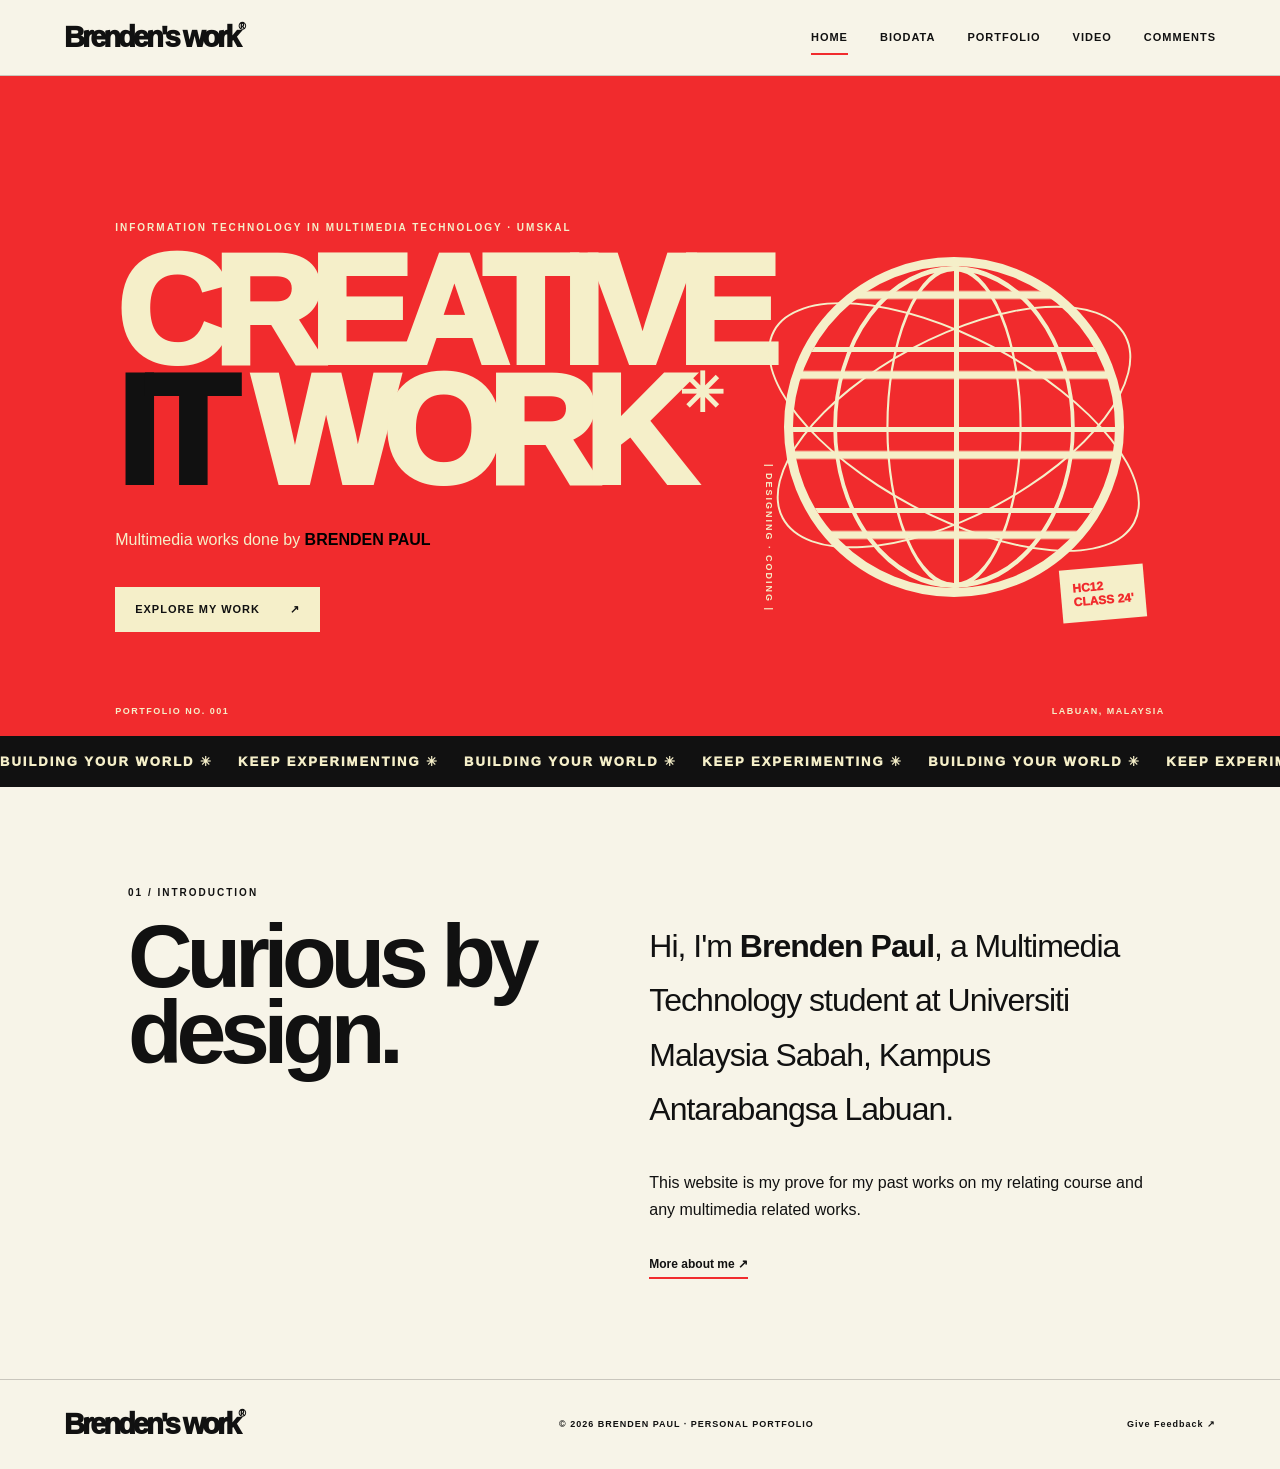
<file: index.html>
<!DOCTYPE html>
<html lang="en">

<head>
  <!-- Website character encoding -->
  <meta charset="UTF-8">

  <!-- Makes the website responsive on phones and tablets -->
  <meta name="viewport" content="width=device-width, initial-scale=1.0">

  <!-- EDIT HERE: Website description for search engines -->
  <meta name="description" content="Brenden Paul's multimedia technology portfolio.">

  <!-- EDIT HERE: Text displayed on the browser tab -->
  <title>Brenden Paul — Creative Portfolio</title>

  <!-- Connect the external CSS design file -->
  <link rel="stylesheet" href="css/style.css">

  <!-- Connect JavaScript; defer waits until HTML is parsed -->
  <script defer src="js/main.js"></script>
</head>

<body>

<!-- ========================================
     HEADER AND NAVIGATION
     Appears at the top of every webpage
======================================== -->

<header class="site-header">

  <!-- EDIT HERE: BP is your website logo -->
  <a class="wordmark" href="index.html">Brenden's work<span>®</span></a>

  <!-- Mobile navigation button -->
  <button class="menu-toggle" aria-label="Toggle navigation">☰</button>

  <!-- Navigation links: change href to change destination -->
  <nav class="nav">

    <a class="active" href="index.html">Home</a>
    <a href="biodata.html">Biodata</a>
    <a href="portfolio.html">Portfolio</a>
    <a href="video.html">Video</a>
    <a href="comments.html">Comments</a>

  </nav>

</header>


<main>

<!-- ========================================
     HERO SECTION
     Main homepage introduction
======================================== -->

<section class="hero">

  <div class="hero-copy">

    <!-- EDIT HERE: Small text above the main heading -->
    <p class="eyebrow">
      INFORMATION TECHNOLOGY IN MULTIMEDIA TECHNOLOGY · UMSKAL
    </p>

    <!-- EDIT HERE: Main homepage heading -->
    <h1>
      CREATIVE<br>
      <span>IT</span> WORK<span class="star">✳</span>
    </h1>

    <!-- EDIT HERE: Short personal introduction -->
    <p class="intro">
      Multimedia works done by <strong style="color: black;">BRENDEN PAUL</strong>
    </p>

    <!-- Button linking to the portfolio page -->
    <a class="button" href="portfolio.html">
      Explore my work <b>↗</b>
    </a>

  </div>


  <!-- Decorative globe illustration made with CSS -->
  <div class="hero-art" aria-label="Abstract retro globe artwork">

    <!-- Decorative orbit lines -->
    <div class="orbit orbit-one"></div>
    <div class="orbit orbit-two"></div>

    <!-- Globe illustration -->
    <div class="globe">

      <!-- Horizontal and vertical globe lines -->
      <i></i>
      <i></i>
      <i></i>
      <i></i>
      <i></i>

    </div>

    <!-- Small decorative label -->
    <span class="art-stamp">
      HC12<br>
      CLASS 24'
    </span>

    <!-- Vertical decorative text -->
    <span class="side-note">
      | DESIGNING · CODING |
    </span>

  </div>


  <!-- Small information at the bottom of the hero section -->
  <div class="hero-index">

    <!-- EDIT HERE: Portfolio number -->
    PORTFOLIO NO. 001

    <!-- EDIT HERE: Your location -->
    <span>LABUAN, MALAYSIA</span>

  </div>

</section>


<!-- ========================================
     MOVING TEXT / TICKER
     Animation controlled by CSS
======================================== -->


<!-- =================================
     INFINITE SEAMLESS TICKER
================================= -->

<section class="ticker">

  <div class="ticker-track">

    <!-- FIRST GROUP -->
    <div class="ticker-content">
      <span>BUILDING YOUR WORLD ✳</span>
      <span>KEEP EXPERIMENTING ✳</span>
      <span>BUILDING YOUR WORLD ✳</span>
      <span>KEEP EXPERIMENTING ✳</span>
      <span>BUILDING YOUR WORLD ✳</span>
      <span>KEEP EXPERIMENTING ✳</span>
      <span>BUILDING YOUR WORLD ✳</span>
      <span>KEEP EXPERIMENTING ✳</span>
    </div>

    <!-- EXACT DUPLICATE -->
    <div class="ticker-content" aria-hidden="true">
      <span>BUILDING YOUR WORLD ✳</span>
      <span>KEEP EXPERIMENTING ✳</span>
      <span>BUILDING YOUR WORLD ✳</span>
      <span>KEEP EXPERIMENTING ✳</span>
      <span>BUILDING YOUR WORLD ✳</span>
      <span>KEEP EXPERIMENTING ✳</span>
      <span>BUILDING YOUR WORLD ✳</span>
      <span>KEEP EXPERIMENTING ✳</span>
    </div>

  </div>

</section>



<!-- ========================================
     PERSONAL INTRODUCTION
======================================== -->

<section class="intro-grid section-pad">

  <div>

    <p class="eyebrow">01 / INTRODUCTION</p>

    <!-- EDIT HERE: Introduction heading -->
    <h2>Curious by<br>design.</h2>

  </div>


  <div>

    <!-- EDIT HERE: Change your name and introduction -->
    <p class="large-copy">
      Hi, I'm <strong>Brenden Paul</strong>, a Multimedia Technology student at Universiti Malaysia Sabah, Kampus Antarabangsa Labuan.
    </p>

    <!-- EDIT HERE: Describe your personal interests -->
    <p>
      This website is my prove for my past works on my relating course and any multimedia related works.
    </p>

    <!-- Link to your biodata -->
    <a class="text-link" href="biodata.html">
      More about me ↗
    </a>

  </div>

</section>

<!--here maybe-->

<!-- ========================================
     FOOTER
     Appears at the bottom of the page
======================================== -->

<footer>

  <!-- Footer logo -->
  <a class="wordmark" href="index.html">Brenden's work<span>®</span></a>

  <!-- EDIT HERE: Copyright information -->
  <p>© 2026 BRENDEN PAUL · PERSONAL PORTFOLIO</p>

  <!-- Contact page link -->
  <a href="comments.html">Give Feedback ↗</a>

</footer>

</body>
</html>
</file>
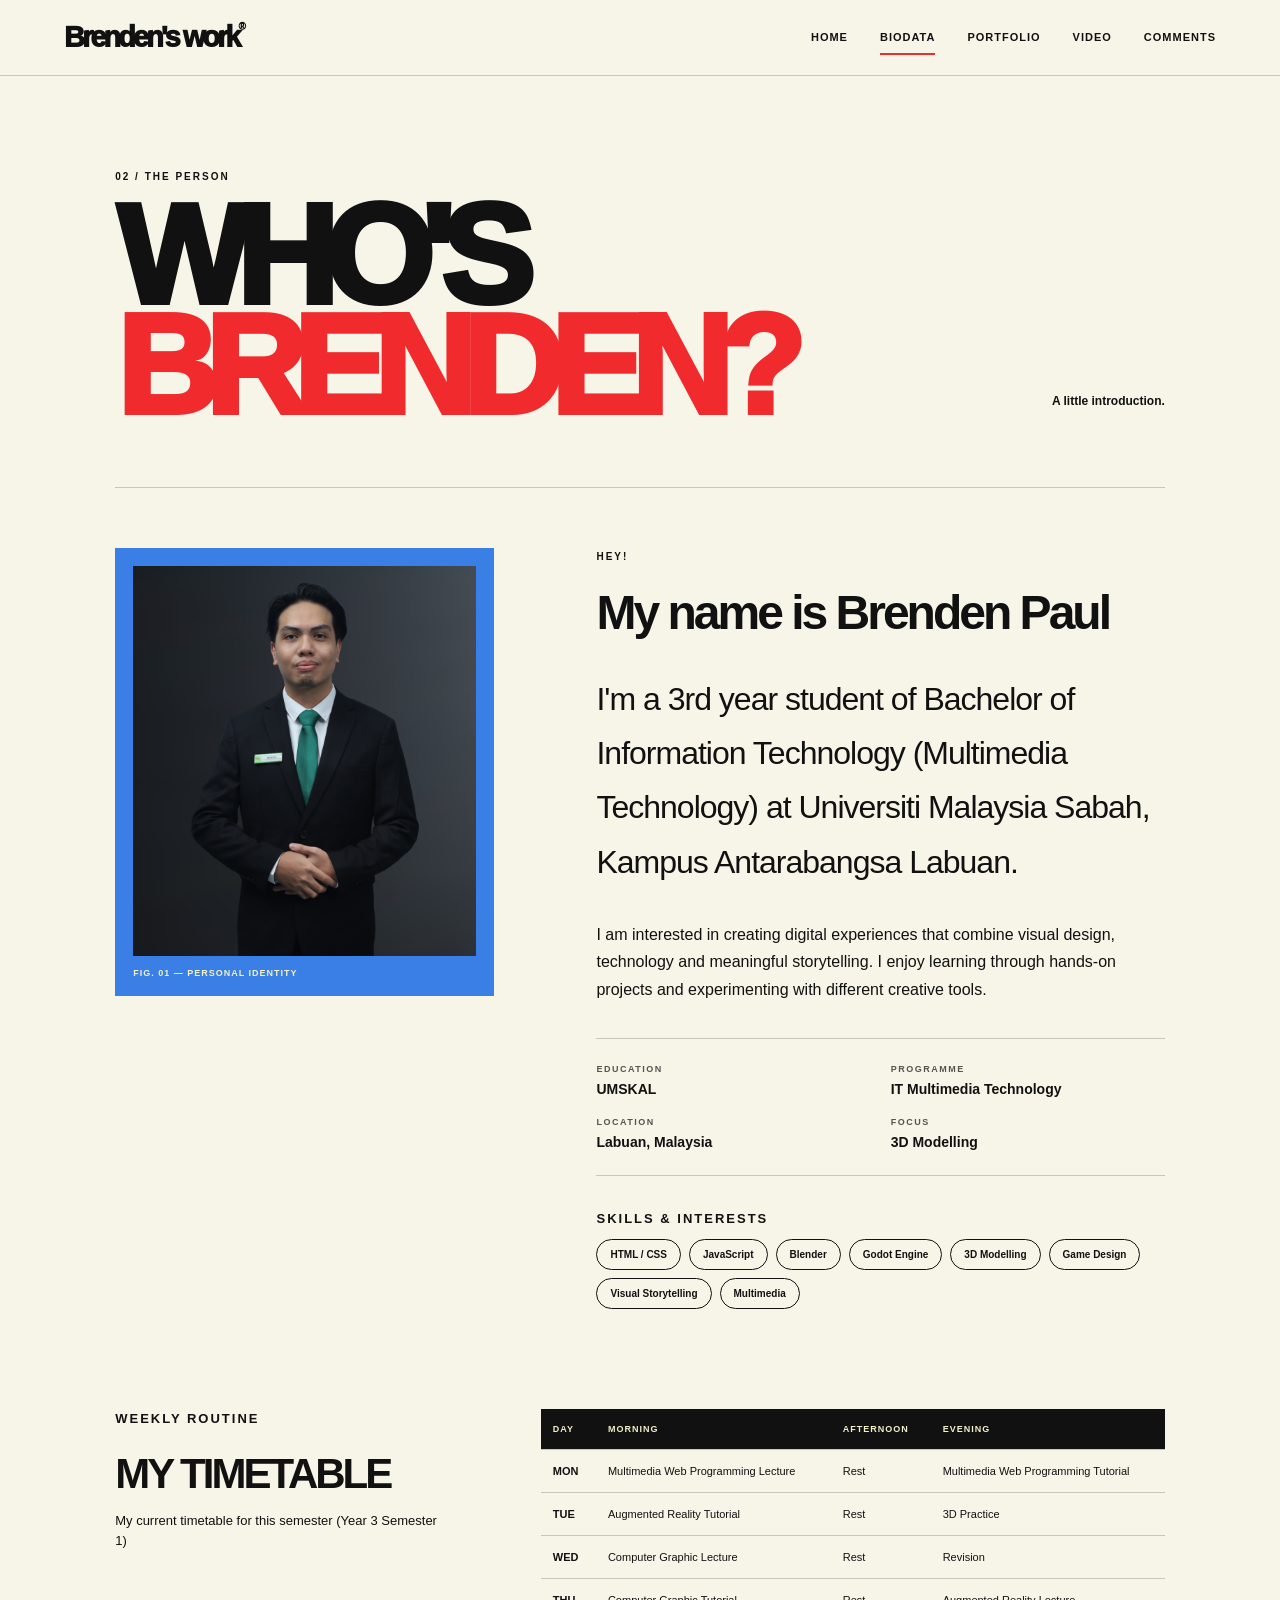
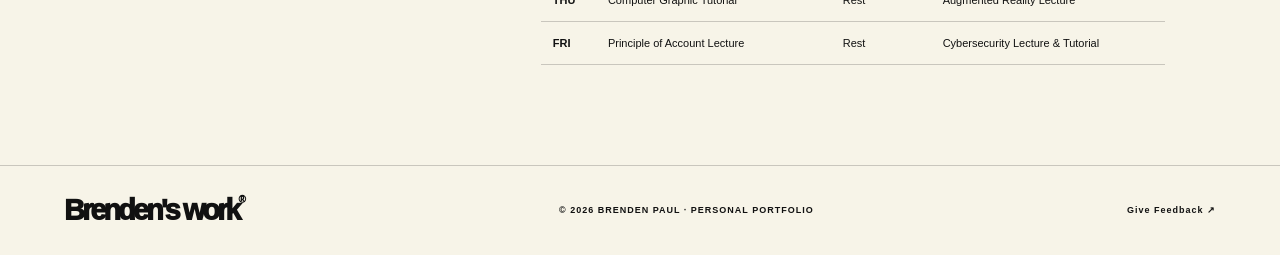
<file: biodata.html>
<!DOCTYPE html>
<html lang="en">

<head>

  <!-- Basic webpage settings -->
  <meta charset="UTF-8">
  <meta name="viewport" content="width=device-width, initial-scale=1.0">

  <!-- Browser tab title -->
  <title>Biodata — Brenden Paul</title>

  <!-- Connect CSS and JavaScript -->
  <link rel="stylesheet" href="css/style.css">
  <script defer src="js/main.js"></script>

</head>

<body>

<!-- HEADER -->
<header class="site-header">

  <a class="wordmark" href="index.html">Brenden's work<span>®</span></a>

  <!-- Mobile menu button -->
  <button class="menu-toggle" aria-label="Toggle navigation">☰</button>

  <!-- Website navigation -->
  <nav class="nav">
    <a href="index.html">Home</a>
    <a class="active" href="biodata.html">Biodata</a>
    <a href="portfolio.html">Portfolio</a>
    <a href="video.html">Video</a>
    <a href="comments.html">Comments</a>
  </nav>

</header>


<main class="inner-page">

  <!-- =====================================
       PAGE TITLE
  ====================================== -->

  <div class="page-heading">

    <p class="eyebrow">02 / THE PERSON</p>

    <h1>
      WHO'S<br>
      <span>BRENDEN?</span>
    </h1>

    <!-- Small text beside the heading -->
    <p class="heading-aside">
      A little introduction.
    </p>

  </div>


  <!-- =====================================
       PERSONAL INFORMATION
  ====================================== -->

  <section class="bio-layout">

    <!-- PROFILE PHOTO -->
    <div class="portrait-card">

      <!-- EDIT HERE:
           Replace this placeholder with your photo.
           Put your image inside the assets folder.
      -->

      <img src="assets/profile.jpg" alt="Brenden Paul" class="portrait">


      <p class="card-caption">
        FIG. 01 — PERSONAL IDENTITY
      </p>

    </div>


    <!-- BIODATA CONTENT -->
    <div class="bio-content">

      <p class="eyebrow">HEY!</p>

      <!-- EDIT HERE: Your name -->
      <h2>My name is Brenden Paul</h2>

      <!-- EDIT HERE: Personal introduction -->
      <p class="large-copy">
        I'm a 3rd year student of Bachelor of Information Technology (Multimedia Technology) at Universiti Malaysia Sabah, Kampus Antarabangsa Labuan.
      </p>

      <!-- EDIT HERE: Additional information about yourself -->
      <p>
        I am interested in creating digital experiences that combine visual design, technology and meaningful storytelling. I enjoy learning through hands-on projects and experimenting with different creative tools.
      </p>


      <!-- =================================
           PERSONAL DATA
      ================================== -->

      <div class="data-grid">

        <div>
          <small>EDUCATION</small>
          <strong>UMSKAL</strong>
        </div>

        <div>
          <small>PROGRAMME</small>
          <strong>IT Multimedia Technology</strong>
        </div>

        <div>
          <small>LOCATION</small>
          <strong>Labuan, Malaysia</strong>
        </div>

        <div>
          <small>FOCUS</small>
          <strong>3D Modelling</strong>
        </div>

      </div>


      <!-- =================================
           SKILLS AND INTERESTS
      ================================== -->

      <h3>SKILLS & INTERESTS</h3>

      <!-- Add or remove skill tags here -->
      <div class="tags">

        <span>HTML / CSS</span>
        <span>JavaScript</span>
        <span>Blender</span>
        <span>Godot Engine</span>
        <span>3D Modelling</span>
        <span>Game Design</span>
        <span>Visual Storytelling</span>
        <span>Multimedia</span>

      </div>

    </div>

  </section>


  <!-- =====================================
       WEEKLY TIMETABLE
  ====================================== -->

  <section class="timetable">

    <div>

      <p class="eyebrow">WEEKLY ROUTINE</p>

      <h2>MY TIMETABLE</h2>

      <!-- EDIT HERE: Explain your timetable -->
      <p>
        My current timetable for this semester (Year 3 Semester 1)
      </p>

    </div>


    <!-- TABLE CONTAINER -->
    <div class="table-wrap">

      <table>

        <!-- COLUMN HEADINGS -->
        <thead>
          <tr>
            <th>DAY</th>
            <th>MORNING</th>
            <th>AFTERNOON</th>
            <th>EVENING</th>
          </tr>
        </thead>


        <!-- TIMETABLE INFORMATION -->
        <tbody>

          <!-- EDIT HERE: Change each activity -->
          <tr>
            <td>MON</td>
            <td>Multimedia Web Programming Lecture</td>
            <td>Rest</td>
            <td>Multimedia Web Programming Tutorial</td>
          </tr>

          <tr>
            <td>TUE</td>
            <td>Augmented Reality Tutorial</td>
            <td>Rest</td>
            <td>3D Practice</td>
          </tr>

          <tr>
            <td>WED</td>
            <td>Computer Graphic Lecture</td>
            <td>Rest</td>
            <td>Revision</td>
          </tr>

          <tr>
            <td>THU</td>
            <td>Computer Graphic Tutorial</td>
            <td>Rest</td>
            <td>Augmented Reality Lecture</td>
          </tr>

          <tr>
            <td>FRI</td>
            <td>Principle of Account Lecture</td>
            <td>Rest</td>
            <td>Cybersecurity Lecture & Tutorial</td>
          </tr>

        </tbody>

      </table>

    </div>

  </section>

</main>


<!-- FOOTER -->
<footer>

  <a class="wordmark" href="index.html">Brenden's work<span>®</span></a>

  <p>© 2026 BRENDEN PAUL · PERSONAL PORTFOLIO</p>

  <a href="comments.html">Give Feedback ↗</a>

</footer>

</body>
</html>
</file>
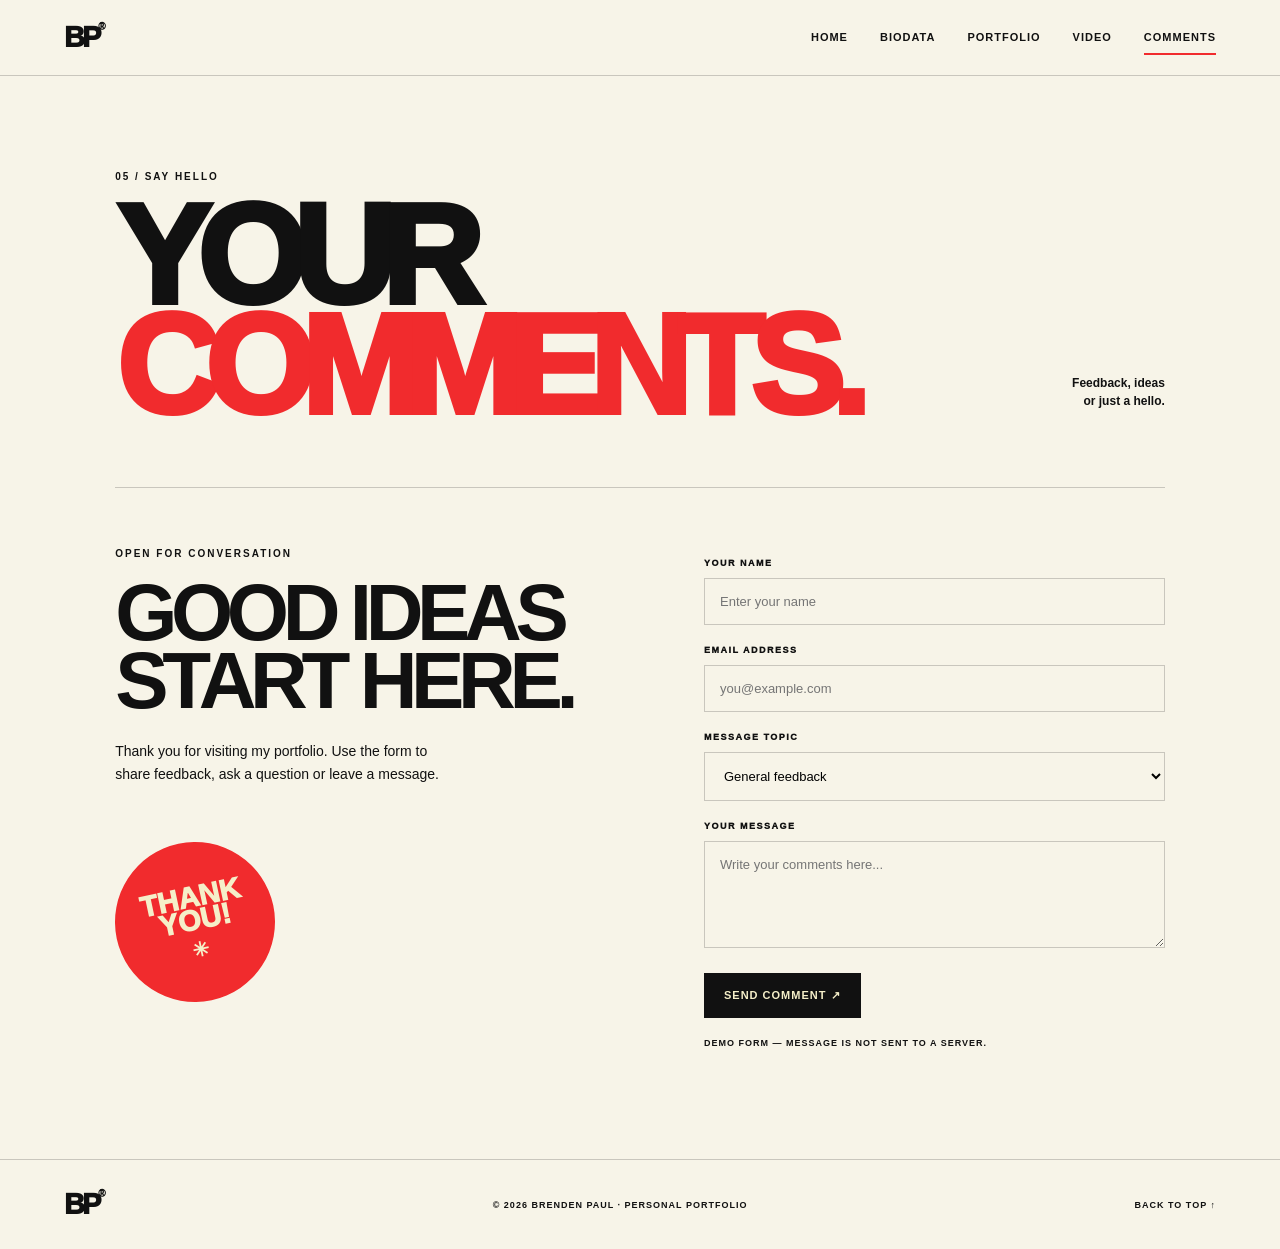
<file: comments.html>
<!DOCTYPE html>
<html lang="en">

<head>

  <!-- Basic webpage settings -->
  <meta charset="UTF-8">
  <meta name="viewport" content="width=device-width, initial-scale=1.0">

  <title>Comments — Brenden Paul</title>

  <!-- External CSS and JavaScript -->
  <link rel="stylesheet" href="css/style.css">
  <script defer src="js/main.js"></script>

</head>

<body>

<!-- HEADER -->
<header class="site-header">

  <a class="wordmark" href="index.html">BP<span>®</span></a>

  <button class="menu-toggle" aria-label="Toggle navigation">☰</button>

  <nav class="nav">
    <a href="index.html">Home</a>
    <a href="biodata.html">Biodata</a>
    <a href="portfolio.html">Portfolio</a>
    <a href="video.html">Video</a>
    <a class="active" href="comments.html">Comments</a>
  </nav>

</header>


<main class="inner-page">

  <!-- PAGE HEADING -->
  <div class="page-heading">

    <p class="eyebrow">05 / SAY HELLO</p>

    <h1>
      YOUR<br>
      <span>COMMENTS.</span>
    </h1>

    <p class="heading-aside">
      Feedback, ideas<br>
      or just a hello.
    </p>

  </div>


  <!-- =====================================
       CONTACT SECTION
  ====================================== -->

  <section class="contact-layout">

    <!-- LEFT SIDE: INTRODUCTION -->
    <div class="contact-copy">

      <p class="eyebrow">OPEN FOR CONVERSATION</p>

      <h2>
        GOOD IDEAS<br>
        START HERE.
      </h2>

      <!-- EDIT HERE: Contact introduction -->
      <p>
        Thank you for visiting my portfolio. Use the form to share feedback, ask a question or leave a message.
      </p>

      <!-- Decorative thank-you graphic -->
      <div class="contact-stamp">
        THANK<br>
        YOU!
        <span>✳</span>
      </div>

    </div>


    <!-- =================================
         COMMENT FORM
         JavaScript handles the submission
    ================================== -->

    <form id="comment-form" class="comment-form">

      <!-- NAME INPUT -->
      <label for="name">YOUR NAME</label>

      <input
        id="name"
        name="name"
        type="text"
        placeholder="Enter your name"
        required
      >


      <!-- EMAIL INPUT -->
      <label for="email">EMAIL ADDRESS</label>

      <input
        id="email"
        name="email"
        type="email"
        placeholder="you@example.com"
        required
      >


      <!-- TOPIC DROPDOWN -->
      <label for="topic">MESSAGE TOPIC</label>

      <select id="topic" name="topic">

        <!-- Add or remove options here -->
        <option>General feedback</option>
        <option>Project enquiry</option>
        <option>Collaboration</option>
        <option>Other</option>

      </select>


      <!-- MESSAGE TEXT AREA -->
      <label for="message">YOUR MESSAGE</label>

      <textarea
        id="message"
        name="message"
        rows="5"
        placeholder="Write your comments here..."
        required
      ></textarea>


      <!-- FORM SUBMIT BUTTON -->
      <button class="button button-dark" type="submit">
        Send comment ↗
      </button>


      <!-- JavaScript updates this message -->
      <p id="form-status" class="form-status" aria-live="polite">
        DEMO FORM — MESSAGE IS NOT SENT TO A SERVER.
      </p>

    </form>

  </section>

</main>


<!-- FOOTER -->
<footer>

  <a class="wordmark" href="index.html">BP<span>®</span></a>

  <p>© 2026 BRENDEN PAUL · PERSONAL PORTFOLIO</p>

  <a href="index.html">BACK TO TOP ↑</a>

</footer>

</body>
</html>
</file>
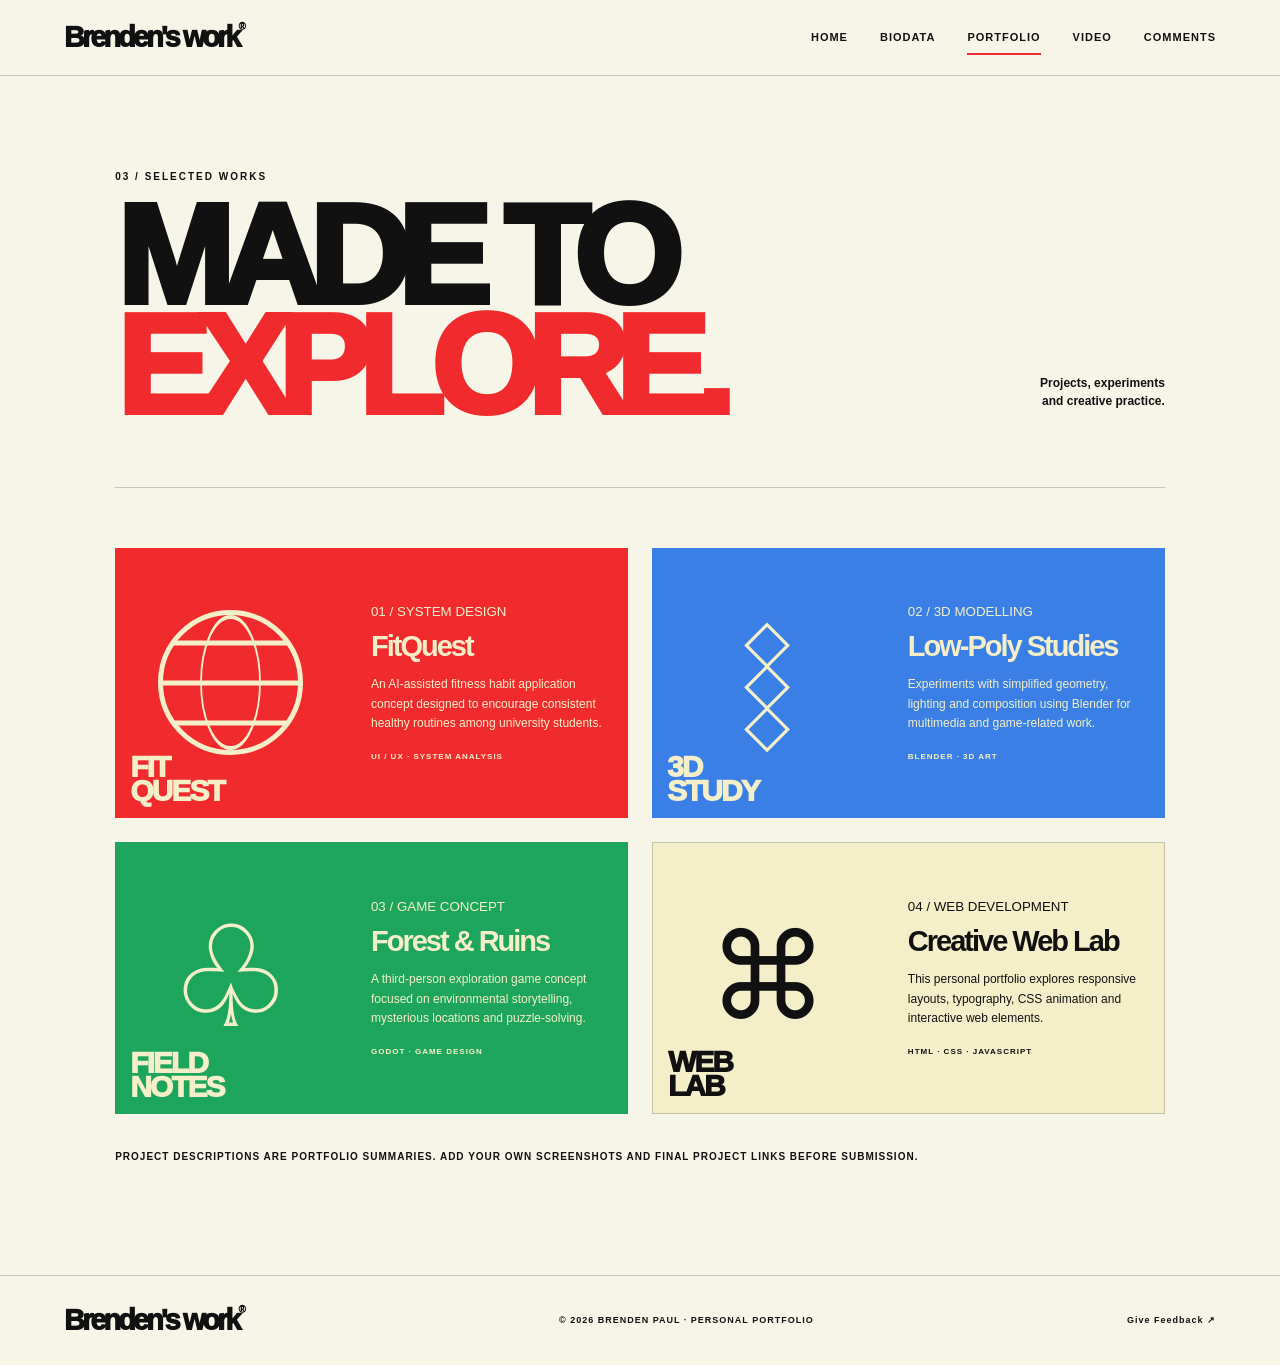
<file: portfolio.html>
<!DOCTYPE html>
<html lang="en">

<head>

  <!-- Basic webpage settings -->
  <meta charset="UTF-8">
  <meta name="viewport" content="width=device-width, initial-scale=1.0">

  <title>Portfolio — Brenden Paul</title>

  <!-- External CSS and JavaScript -->
  <link rel="stylesheet" href="css/style.css">
  <script defer src="js/main.js"></script>

</head>

<body>

<!-- HEADER AND NAVIGATION -->
<header class="site-header">

  <a class="wordmark" href="index.html">Brenden's work<span>®</span></a>

  <button class="menu-toggle" aria-label="Toggle navigation">☰</button>

  <!-- Navigation: active class highlights the current page -->
  <nav class="nav">
    <a href="index.html">Home</a>
    <a href="biodata.html">Biodata</a>
    <a class="active" href="portfolio.html">Portfolio</a>
    <a href="video.html">Video</a>
    <a href="comments.html">Comments</a>
  </nav>

</header>


<main class="inner-page">

  <!-- PAGE HEADING -->
  <div class="page-heading">

    <p class="eyebrow">03 / SELECTED WORKS</p>

    <!-- EDIT HERE: Portfolio heading -->
    <h1>
      MADE TO<br>
      <span>EXPLORE.</span>
    </h1>

    <p class="heading-aside">
      Projects, experiments<br>
      and creative practice.
    </p>

  </div>


  <!-- =====================================
       PROJECT GRID
       Each article represents one project
  ====================================== -->

  <section class="project-grid">


    <!-- PROJECT 1 -->
    <article class="project-card project-red">

      <!-- Decorative project illustration -->
      <div class="project-graphic">

        <div class="mini-globe"></div>

        <span>FIT<br>QUEST</span>

      </div>

      <!-- Project information -->
      <div class="project-info">

        <small>01 / SYSTEM DESIGN</small>

        <!-- EDIT HERE: Project title -->
        <h2>FitQuest</h2>

        <!-- EDIT HERE: Project description -->
        <p>
          An AI-assisted fitness habit application concept designed to encourage consistent healthy routines among university students.
        </p>

        <!-- EDIT HERE: Software or project category -->
        <span class="project-type">
          UI / UX · SYSTEM ANALYSIS
        </span>

      </div>

    </article>


    <!-- PROJECT 2 -->
    <article class="project-card project-blue">

      <div class="project-graphic">

        <div class="cube-stack">
          ◇<br>◇<br>◇
        </div>

        <span>3D<br>STUDY</span>

      </div>

      <div class="project-info">

        <small>02 / 3D MODELLING</small>

        <h2>Low-Poly Studies</h2>

        <p>
          Experiments with simplified geometry, lighting and composition using Blender for multimedia and game-related work.
        </p>

        <span class="project-type">
          BLENDER · 3D ART
        </span>

      </div>

    </article>


    <!-- PROJECT 3 -->
    <article class="project-card project-green">

      <div class="project-graphic">

        <div class="forest-symbol">♧</div>

        <span>FIELD<br>NOTES</span>

      </div>

      <div class="project-info">

        <small>03 / GAME CONCEPT</small>

        <h2>Forest & Ruins</h2>

        <p>
          A third-person exploration game concept focused on environmental storytelling, mysterious locations and puzzle-solving.
        </p>

        <span class="project-type">
          GODOT · GAME DESIGN
        </span>

      </div>

    </article>


    <!-- PROJECT 4 -->
    <article class="project-card project-cream">

      <div class="project-graphic">

        <div class="web-symbol">⌘</div>

        <span>WEB<br>LAB</span>

      </div>

      <div class="project-info">

        <small>04 / WEB DEVELOPMENT</small>

        <h2>Creative Web Lab</h2>

        <p>
          This personal portfolio explores responsive layouts, typography, CSS animation and interactive web elements.
        </p>

        <span class="project-type">
          HTML · CSS · JAVASCRIPT
        </span>

      </div>

    </article>

  </section>


  <!-- Note for portfolio visitors -->
  <p class="portfolio-note">
    PROJECT DESCRIPTIONS ARE PORTFOLIO SUMMARIES. ADD YOUR OWN SCREENSHOTS AND FINAL PROJECT LINKS BEFORE SUBMISSION.
  </p>

</main>


<!-- FOOTER -->
<footer>

  <a class="wordmark" href="index.html">Brenden's work<span>®</span></a>

  <p>© 2026 BRENDEN PAUL · PERSONAL PORTFOLIO</p>

  <a href="comments.html">Give Feedback ↗</a>

</footer>

</body>
</html>
</file>
<file: css/style.css>
/* ==========================================
   1. GLOBAL COLOUR VARIABLES
   These variables control the website theme.
   Change the HEX values to change colours.
========================================== */

:root {

  /* Main Nike-inspired retro colours */
  --red: #f12b2d;
  --blue: #397fe5;
  --green: #1da65b;
  --cream: #f5efc9;

  /* General website colours */
  --ink: #111;
  --paper: #f7f4e8;

  /* Border transparency */
  --line: rgba(17,17,17,.2);

}


/* ==========================================
   2. GENERAL WEBSITE SETTINGS
   Applies to all HTML elements.
========================================== */

/* Includes padding and border in element dimensions */
* {
  box-sizing: border-box;
}

/* Smooth scrolling when clicking page links */
html {
  scroll-behavior: smooth;
}

/* Main body settings */
body {
  margin: 0;
  background: var(--paper);
  color: var(--ink);

  /* EDIT HERE: Change website font */
  font-family: Arial, Helvetica, sans-serif;
}

/* Remove default underline from links */
a {
  color: inherit;
  text-decoration: none;
}


/* ==========================================
   3. HEADER AND NAVIGATION
========================================== */

/* Main navigation container */
.site-header {
  height: 76px;

  /* Space on left and right */
  padding: 0 5vw;

  display: flex;

  /* Push logo and navigation apart */
  align-items: center;
  justify-content: space-between;

  border-bottom: 1px solid var(--line);

  background: var(--paper);

  /* Keeps navigation above other elements */
  position: relative;
  z-index: 10;
}


/* Website logo */
.wordmark {
  font-size: 29px;
  font-weight: 1000;

  /* Negative letter spacing makes logo compact */
  letter-spacing: -3px;
}

/* Registered trademark symbol */
.wordmark span {
  font-size: 10px;
  vertical-align: top;
  letter-spacing: 0;
}


/* Navigation links container */
.nav {
  display: flex;
  gap: 32px;
}


/* Individual navigation links */
.nav a {
  font-size: 11px;
  font-weight: 800;
  letter-spacing: 1px;
  text-transform: uppercase;

  padding: 10px 0;

  /* Invisible border before hover */
  border-bottom: 2px solid transparent;
}


/* Hover effect and current page indicator */
.nav a:hover,
.nav a.active {
  border-color: var(--red);
}


/* Mobile menu button */
.menu-toggle {
  display: none;
  border: 0;
  background: none;
  font-size: 25px;
}


/* ==========================================
   4. HOMEPAGE HERO SECTION
   Controls the large red introduction area.
========================================== */

.hero {

  /* Minimum height of hero section */
  min-height: 660px;

  background: var(--red);
  color: var(--cream);

  padding: 80px 9vw 38px;

  /* Allows globe and decorations to be positioned */
  position: relative;

  /* Hides decorative elements outside the section */
  overflow: hidden;

  display: grid;

  /* Left column slightly wider than right column */
  grid-template-columns: 1.05fr .95fr;

  align-items: center;
}


/* Small uppercase section labels */
.eyebrow {
  font-size: 10px;
  font-weight: 900;
  letter-spacing: 2px;
  margin: 0 0 20px;
}


/* Main homepage heading */
.hero h1,
.page-heading h1 {

  /* Automatically adjusts heading size */
  font-size: clamp(76px, 12vw, 170px);

  /* Tight line spacing */
  line-height: .78;

  /* Negative spacing creates bold typography */
  letter-spacing: -.095em;

  margin: 0;
  font-weight: 1000;
}


/* Special heading text colour */
.hero h1 span:not(.star),
.page-heading h1 span {
  color: var(--ink);
}


/* Rotating star decoration */
.star {
  font-size: .35em;
  vertical-align: top;
  display: inline-block;

  /* Connects to spin animation below */
  animation: spin 12s linear infinite;
}


/* Short homepage introduction */
.intro {
  font-size: 16px;
  line-height: 1.6;

  /* Prevents paragraph from becoming too wide */
  max-width: 340px;

  margin: 34px 0;
}


/* General button design */
.button {
  display: inline-flex;
  gap: 30px;
  align-items: center;

  background: var(--cream);
  color: var(--ink);

  padding: 16px 20px;

  font-size: 11px;
  font-weight: 900;
  letter-spacing: 1px;
  text-transform: uppercase;

  border: 0;
  cursor: pointer;

  /* Smooth hover animation */
  transition: .2s;
}


/* Button hover effect */
.button:hover {

  /* Moves button upwards */
  transform: translateY(-4px);

  /* Adds a shadow */
  box-shadow: 5px 5px 0 var(--ink);
}


/* ==========================================
   5. GLOBE ILLUSTRATION
   The globe is created entirely using CSS.
========================================== */


/* Globe illustration container */
.hero-art {
  height: 430px;
  position: relative;

  display: grid;
  place-items: center;
}


/* Main globe circle */
.globe {

  /* EDIT HERE: Change globe size */
  width: min(31vw, 340px);

  /* Keeps globe perfectly circular */
  aspect-ratio: 1;

  border: 9px solid var(--cream);
  border-radius: 50%;

  position: relative;
  overflow: hidden;

  /* Horizontal latitude lines */
  background: repeating-linear-gradient(
    0deg,
    transparent 0 48px,
    var(--cream) 50px 56px,
    transparent 58px 80px
  );

}


/* Vertical globe lines */
.globe:before,
.globe:after {

  content: "";

  position: absolute;
  inset: 0;

  border: 5px solid var(--cream);
  border-radius: 50%;

  /* Makes the circle look like a globe */
  transform: scaleX(.42);
}


/* Second vertical globe line */
.globe:after {
  transform: scaleX(.75);
}


/* Globe horizontal lines */
.globe i {
  position: absolute;
  left: 0;
  right: 0;
  top: 50%;

  border-top: 5px solid var(--cream);
}


/* Upper horizontal globe line */
.globe i:nth-child(2) {
  top: 25%;
}


/* Lower horizontal globe line */
.globe i:nth-child(3) {
  top: 75%;
}


/* Centre vertical globe line */
.globe i:nth-child(4) {
  left: 50%;
  top: 0;
  bottom: 0;

  border: 0;
  border-left: 5px solid var(--cream);
}


/* Decorative orbital rings */
.orbit {

  position: absolute;

  border: 2px solid var(--cream);

  width: 390px;
  height: 180px;

  border-radius: 50%;

  transform: rotate(-28deg);
}


/* Second orbital ring */
.orbit-two {
  transform: rotate(28deg);
  width: 410px;
}


/* Small label on the globe */
.art-stamp {

  position: absolute;
  right: 0;
  bottom: 22px;

  background: var(--cream);
  color: var(--red);

  padding: 12px;

  font-size: 12px;
  font-weight: 1000;
  line-height: 1.2;

  transform: rotate(-5deg);
}


/* Vertical decorative text */
.side-note {

  position: absolute;
  left: 0;
  bottom: 30px;

  writing-mode: vertical-rl;

  font-size: 9px;
  letter-spacing: 2px;
  font-weight: bold;
}


/* Hero section bottom information */
.hero-index {

  position: absolute;
  bottom: 20px;

  left: 9vw;
  right: 9vw;

  display: flex;
  justify-content: space-between;

  font-size: 9px;
  font-weight: 900;
  letter-spacing: 1.5px;
}


/* ==========================================
   6. MOVING TEXT / TICKER
========================================== */


/* ==========================================
   INFINITE SEAMLESS TICKER
========================================== */

/* Outer container */
.ticker {
  width: 100%;
  overflow: hidden;
  background: var(--ink);
  color: var(--cream);
  padding: 18px 0;
  white-space: nowrap;
}

/* Moving track */
.ticker-track {
  display: flex;
  width: max-content;
  will-change: transform;
  animation: seamless-scroll 60s linear infinite;
}

/* Each identical group */
.ticker-content {
  display: flex;
  flex: 0 0 auto;
  align-items: center;
  gap: 25px;
  padding-right: 25px;
}

/* Text styling */
.ticker-content span {
  flex-shrink: 0;
  font-size: 13px;
  font-weight: 1000;
  letter-spacing: 2px;
}

/* Move exactly one group's width */
@keyframes seamless-scroll {
  from {
    transform: translateX(0);
  }

  to {
    transform: translateX(-50%);
  }
}

/* Pause on hover 
.ticker:hover .ticker-track {
  animation-play-state: paused;
}
*/

/* ==========================================
   7. INTRODUCTION SECTION
========================================== */


/* General section spacing */
.section-pad {
  padding: 100px 10vw;
}


/* Two-column introduction layout */
.intro-grid {

  display: grid;

  /* Left column and right column sizes */
  grid-template-columns: 1fr 1.2fr;

  /* Space between columns */
  gap: 8vw;
}


/* Introduction and bottom headings */
.intro-grid h2,
.home-bottom h2 {

  font-size: clamp(48px, 7vw, 90px);

  line-height: .85;
  letter-spacing: -.07em;

  margin: 0;
}


/* Larger introduction text */
.large-copy {

  font-size: clamp(21px, 2.5vw, 32px);

  line-height: 1.25;
  letter-spacing: -1px;
}


/* Paragraph inside introduction */
.intro-grid p:not(.eyebrow) {
  line-height: 1.7;
  max-width: 600px;
}


/* Link to biodata page */
.text-link {

  display: inline-block;

  margin-top: 18px;

  border-bottom: 2px solid var(--red);

  padding-bottom: 6px;

  font-weight: 900;
  font-size: 12px;
}


/* ==========================================
   8. FEATURE SECTION
========================================== */

.feature-band {

  background: var(--blue);
  color: var(--cream);

  padding: 70px 10vw;

  display: grid;

  /* Three columns */
  grid-template-columns: .5fr 2fr .5fr;

  align-items: center;
  gap: 20px;
}


/* Vertical feature label */
.feature-label {

  font-size: 10px;
  font-weight: 900;
  letter-spacing: 2px;

  writing-mode: vertical-rl;
}


/* Feature heading */
.feature-band h2 {

  font-size: clamp(55px, 9vw, 115px);

  line-height: .8;
  letter-spacing: -.08em;

  margin: 15px 0;
}


/* Feature paragraph */
.feature-band p {
  max-width: 390px;
  line-height: 1.5;
}


/* Decorative punctuation */
.blue-dot {
  color: var(--ink);
}


/* Large decorative number */
.feature-number {

  font-size: 60px;
  font-weight: 1000;
  text-align: right;
}


/* Small text below the number */
.feature-number small {

  font-size: 9px;
  letter-spacing: 2px;
}


/* ==========================================
   9. BOTTOM HOMEPAGE SECTION
========================================== */

.home-bottom {

  background: var(--green);
  color: var(--cream);
}


/* Button with dark background */
.button-dark {

  background: var(--ink);
  color: var(--cream);
}


/* ==========================================
   10. FOOTER
========================================== */

footer {

  padding: 28px 5vw;

  display: flex;
  align-items: center;
  justify-content: space-between;

  border-top: 1px solid var(--line);

  font-size: 9px;
  font-weight: 900;
  letter-spacing: 1px;
}


/* Remove default paragraph spacing */
footer p {
  margin: 0;
}


/* ==========================================
   11. GENERAL INNER PAGES
   Used by Biodata, Portfolio, Video and Comments.
========================================== */


/* Main content spacing */
.inner-page {
  padding: 70px 9vw 100px;
}


/* Inner page heading container */
.page-heading {

  position: relative;

  padding: 25px 0 65px;

  border-bottom: 1px solid var(--line);

  margin-bottom: 60px;
}


/* Inner page heading size */
.page-heading h1 {
  font-size: clamp(65px, 11vw, 145px);
}


/* Highlighted heading text */
.page-heading h1 span {
  color: var(--red);
}


/* Text beside the heading */
.heading-aside {

  position: absolute;
  right: 0;
  bottom: 65px;

  font-size: 12px;
  line-height: 1.5;

  font-weight: bold;
  text-align: right;
}


/* ==========================================
   12. BIODATA PAGE
========================================== */


/* Profile picture and information columns */
.bio-layout {

  display: grid;

  grid-template-columns: .8fr 1.2fr;

  gap: 8vw;
}


/* Profile picture container */
.portrait-card {

  background: var(--blue);

  padding: 18px;

  /* Prevents card from stretching vertically */
  align-self: start;
}


/* Placeholder for profile photo */
.portrait-placeholder {

  height: 390px;

  background: var(--cream);

  display: grid;
  place-items: center;

  position: relative;

  color: var(--blue);
}


/* Large BP placeholder text */
.portrait-placeholder span {

  font-size: 150px;
  font-weight: 1000;

  letter-spacing: -15px;
}


/* Instructions below placeholder */
.portrait-placeholder small {

  position: absolute;
  bottom: 18px;
  left: 18px;

  font-size: 10px;
  font-weight: 900;
  letter-spacing: 2px;
}

/* Actual profile photo */
.portrait {
  width: 100%;
  height: 390px;
  object-fit: cover;
  object-position: center;
  display: block;
}


/* Caption below profile card */
.card-caption {

  font-size: 9px;
  font-weight: 900;
  letter-spacing: 1px;

  color: var(--cream);

  margin: 12px 0 0;
}


/* Biodata name heading */
.bio-content h2 {

  font-size: 48px;
  letter-spacing: -3px;

  margin: 0 0 15px;
}


/* Biodata paragraph spacing */
.bio-content p {
  line-height: 1.7;
}


/* Personal information grid */
.data-grid {

  display: grid;

  grid-template-columns: 1fr 1fr;

  gap: 20px;

  margin: 35px 0;
  padding: 25px 0;

  border-top: 1px solid var(--line);
  border-bottom: 1px solid var(--line);
}


/* Each personal information item */
.data-grid div {
  display: grid;
  gap: 7px;
}


/* Personal information labels */
.data-grid small {

  font-size: 9px;
  font-weight: 900;
  letter-spacing: 1.5px;

  opacity: .7;
}


/* Personal information values */
.data-grid strong {
  font-size: 14px;
}


/* Skills heading */
.bio-content h3 {

  font-size: 13px;
  letter-spacing: 2px;
}


/* Skills container */
.tags {

  display: flex;
  flex-wrap: wrap;

  gap: 8px;
}


/* Individual skill tags */
.tags span {

  border: 1px solid var(--ink);

  border-radius: 30px;

  padding: 9px 13px;

  font-size: 10px;
  font-weight: 800;
}


/* ==========================================
   13. TIMETABLE
========================================== */


/* Timetable layout */
.timetable {

  margin-top: 100px;

  display: grid;

  grid-template-columns: .7fr 1.3fr;

  gap: 7vw;
}


/* Timetable heading */
.timetable h2 {

  font-size: 42px;
  letter-spacing: -3px;

  margin: 0;
}


/* Timetable description */
.timetable p {

  font-size: 13px;
  line-height: 1.6;
}


/* Allows horizontal scrolling on small screens */
.table-wrap {
  overflow-x: auto;
}


/* Table structure */
table {

  width: 100%;

  border-collapse: collapse;

  font-size: 11px;
}


/* Table cells and headings */
th,
td {

  text-align: left;

  padding: 15px 12px;

  border-bottom: 1px solid var(--line);
}


/* Table heading design */
th {

  background: var(--ink);
  color: var(--cream);

  font-size: 9px;
  letter-spacing: 1px;
}


/* Makes day names bold */
td:first-child {
  font-weight: 900;
}


/* ==========================================
   14. PORTFOLIO PAGE
========================================== */


/* Two-column project layout */
.project-grid {

  display: grid;

  grid-template-columns: 1fr 1fr;

  gap: 24px;
}


/* General project card */
.project-card {

  display: grid;

  grid-template-columns: .9fr 1.1fr;

  min-height: 270px;
}


/* Individual project colours */
.project-red {
  background: var(--red);
  color: var(--cream);
}

.project-blue {
  background: var(--blue);
  color: var(--cream);
}

.project-green {
  background: var(--green);
  color: var(--cream);
}

.project-cream {

  background: var(--cream);

  border: 1px solid var(--line);
}


/* Graphic side of project card */
.project-graphic {

  min-height: 270px;

  position: relative;

  display: grid;
  place-items: center;

  overflow: hidden;
}


/* Large text inside project graphic */
.project-graphic > span {

  position: absolute;

  bottom: 15px;
  left: 15px;

  font-size: 30px;
  line-height: .8;

  font-weight: 1000;
  letter-spacing: -2px;
}


/* Small globe graphic */
.mini-globe {

  width: 145px;
  height: 145px;

  border: 5px solid var(--cream);
  border-radius: 50%;

  background: repeating-linear-gradient(
    0deg,
    transparent 0 24px,
    var(--cream) 25px 29px,
    transparent 30px 40px
  );

  position: relative;
}


/* Globe vertical line */
.mini-globe:after {

  content: "";

  position: absolute;
  inset: 0;

  border: 4px solid var(--cream);
  border-radius: 50%;

  transform: scaleX(.45);
}


/* Cube graphic */
.project-graphic .cube-stack {

  font-size: 60px;
  line-height: .7;

  text-align: center;
}


/* Forest symbol */
.forest-symbol {
  font-size: 140px;
}


/* Web symbol */
.web-symbol {
  font-size: 120px;
}


/* Project text container */
.project-info {

  padding: 25px;

  align-self: center;
}


/* Project heading */
.project-info h2 {

  font-size: 29px;
  letter-spacing: -2px;

  margin: 10px 0;
}


/* Project description */
.project-info p {

  font-size: 12px;
  line-height: 1.6;
}


/* Project software information */
.project-type {

  font-size: 8px;
  font-weight: 900;
  letter-spacing: 1px;
}


/* Portfolio disclaimer */
.portfolio-note {

  font-size: 10px;
  font-weight: 900;
  letter-spacing: 1px;

  margin-top: 35px;

  line-height: 1.6;
}


/* ==========================================
   15. VIDEO PAGE
========================================== */


/* Main video container */
.video-section {

  max-width: 900px;

  margin: auto;
}


/* Video background frame */
.video-frame {

  background: var(--ink);

  position: relative;

  padding: 12px;
}


/* Actual video element */
.video-frame video {

  display: block;

  width: 100%;

  /* Maintains widescreen video proportions */
  aspect-ratio: 16/9;

  background: #222;
}


/* Text displayed on top of video */
.video-overlay-label {

  position: absolute;

  top: 25px;
  left: 25px;

  color: var(--cream);

  font-size: 9px;
  font-weight: 900;
  letter-spacing: 2px;

  /* Allows clicking video controls underneath */
  pointer-events: none;
}


/* Video title and description layout */
.video-caption {

  display: flex;

  justify-content: space-between;

  gap: 40px;

  align-items: start;

  padding: 25px 0;
}


/* Video title */
.video-caption h2 {

  font-size: 35px;
  letter-spacing: -2px;

  margin: 0;
}


/* Video description */
.video-caption > p {

  max-width: 390px;

  font-size: 13px;
  line-height: 1.7;
}


/* Video checklist container */
.video-tip {

  margin-top: 60px;

  background: var(--cream);

  border: 1px solid var(--line);

  padding: 25px;

  display: flex;

  gap: 50px;

  align-items: center;
}


/* Checklist heading */
.video-tip span {

  font-size: 10px;
  font-weight: 1000;
  letter-spacing: 1px;

  white-space: nowrap;
}


/* Checklist description */
.video-tip p {

  font-size: 13px;
  line-height: 1.6;
}


/* ==========================================
   16. COMMENTS PAGE
========================================== */


/* Contact information and form columns */
.contact-layout {

  display: grid;

  grid-template-columns: 1fr 1fr;

  gap: 10vw;
}


/* Main contact heading */
.contact-copy h2 {

  font-size: clamp(45px, 7vw, 80px);

  letter-spacing: -.08em;

  line-height: .85;

  margin: 0 0 25px;
}


/* Contact description */
.contact-copy > p:not(.eyebrow) {

  max-width: 340px;

  line-height: 1.7;

  font-size: 14px;
}


/* Decorative thank-you circle */
.contact-stamp {

  margin-top: 55px;

  width: 160px;
  height: 160px;

  border-radius: 50%;

  background: var(--red);
  color: var(--cream);

  display: grid;
  place-content: center;

  text-align: center;

  font-size: 29px;
  font-weight: 1000;

  line-height: .8;

  transform: rotate(-12deg);
}


/* Star inside decorative circle */
.contact-stamp span {

  font-size: 20px;

  margin-top: 10px;
}


/* Contact form container */
.comment-form {

  display: grid;

  gap: 10px;
}


/* Form labels */
.comment-form label {

  font-size: 9px;
  font-weight: 1000;
  letter-spacing: 1.5px;

  margin-top: 10px;
}


/* Input fields, dropdown and text area */
.comment-form input,
.comment-form textarea,
.comment-form select {

  width: 100%;

  padding: 15px;

  background: transparent;

  border: 1px solid var(--line);

  font: inherit;

  font-size: 13px;

  border-radius: 0;
}


/* Allows user to resize message box vertically */
.comment-form textarea {
  resize: vertical;
}


/* Form submit button positioning */
.comment-form .button {

  justify-self: start;

  margin-top: 15px;
}


/* Form response message */
.form-status {

  font-size: 9px;

  font-weight: 900;

  letter-spacing: 1px;

  line-height: 1.5;
}


/* ==========================================
   17. ANIMATION DEFINITIONS
   Used by the star and moving text.
========================================== */


/* Rotates an element continuously */
@keyframes spin {

  to {
    transform: rotate(360deg);
  }

}


/* Moves text from right to left */
@keyframes marquee {

  to {
    transform: translateX(-50%);
  }

}


/* ==========================================
   18. TABLET AND MOBILE RESPONSIVENESS
   Applies when screen width is 760px or less.
========================================== */

@media (max-width: 760px) {


  /* Smaller header on mobile */
  .site-header {
    height: 65px;
  }


  /* Show mobile navigation button */
  .menu-toggle {
    display: block;
  }


  /* Mobile navigation before opening */
  .nav {

    display: none;

    position: absolute;

    top: 65px;
    left: 0;
    right: 0;

    background: var(--paper);

    padding: 20px 5vw;

    /* Stack navigation links vertically */
    flex-direction: column;

    gap: 12px;

    border-bottom: 1px solid var(--line);
  }


  /* Display menu when JavaScript adds open class */
  .nav.open {
    display: flex;
  }


  /* Homepage layout on mobile */
  .hero {

    grid-template-columns: 1fr;

    padding: 65px 7vw 65px;

    gap: 15px;
  }


  /* Globe area on mobile */
  .hero-art {
    height: 300px;
  }


  /* Smaller globe */
  .globe {
    width: 230px;
  }


  /* Smaller orbit rings */
  .orbit {
    width: 280px;
    height: 130px;
  }

  .orbit-two {
    width: 300px;
  }


  /* Responsive hero heading */
  .hero h1 {
    font-size: clamp(75px, 18vw, 125px);
  }


  /* Adjust hero bottom information */
  .hero-index {

    left: 7vw;
    right: 7vw;

    font-size: 7px;
  }


  /* Reduce general section spacing */
  .section-pad {
    padding: 65px 7vw;
  }


  /* Stack content in one column */
  .intro-grid,
  .bio-layout,
  .timetable,
  .contact-layout {

    grid-template-columns: 1fr;

    gap: 35px;
  }


  /* Feature section on mobile */
  .feature-band {

    padding: 55px 7vw;

    grid-template-columns: 30px 1fr 50px;
  }


  /* Smaller decorative number */
  .feature-number {
    font-size: 35px;
  }


  /* Adjust page heading spacing */
  .page-heading {
    padding-bottom: 90px;
  }


  /* Responsive inner heading */
  .page-heading h1 {
    font-size: clamp(65px, 15vw, 105px);
  }


  /* Move side description below heading */
  .heading-aside {

    bottom: 25px;

    left: 0;
    right: auto;

    text-align: left;
  }


  /* One project column on mobile */
  .project-grid {
    grid-template-columns: 1fr;
  }


  /* Smaller project card */
  .project-card {
    min-height: 240px;
  }


  .project-graphic {
    min-height: 240px;
  }


  /* Stack video information vertically */
  .video-caption,
  .video-tip {
    display: block;
  }


  .video-caption > p {
    margin-top: 15px;
  }


  /* Move checklist heading above description */
  .video-tip span {

    display: block;

    margin-bottom: 10px;
  }


  /* Allow footer items to wrap */
  footer {

    gap: 15px;

    flex-wrap: wrap;
  }


  footer p {

    order: 3;

    width: 100%;
  }

}


/* ==========================================
   19. SMALL MOBILE SCREENS
   Applies when screen width is 420px or less.
========================================== */

@media (max-width: 420px) {


  /* Stack project graphics above descriptions */
  .project-card {

    grid-template-columns: 1fr;
  }


  /* Reduce project graphic height */
  .project-graphic {
    min-height: 190px;
  }


  /* Smaller project graphic text */
  .project-graphic > span {
    font-size: 26px;
  }


  /* Reduce profile placeholder height */
  .portrait-placeholder {
    height: 300px;
  }


  /* Keep personal information in two columns */
  .data-grid {
    grid-template-columns: 1fr 1fr;
  }

}

/* ==========================================
   END OF STYLE.CSS
========================================== */
</file>
